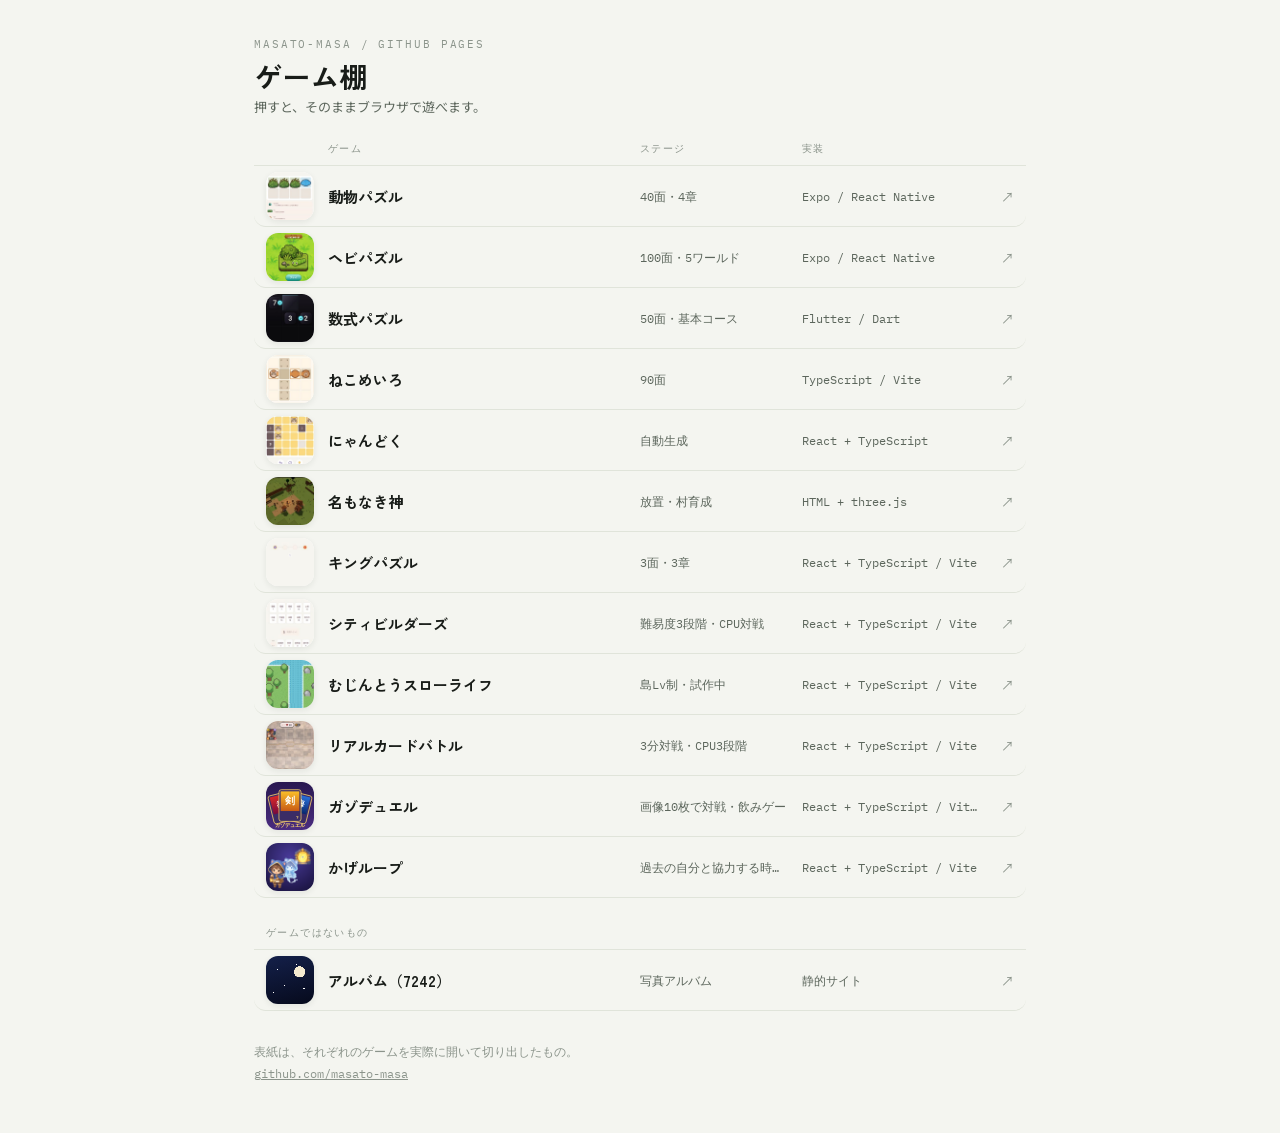
<file: index.html>
<!doctype html>
<html lang="ja">
<head>
<meta charset="utf-8">
<meta name="viewport" content="width=device-width, initial-scale=1">
<title>ゲーム棚</title>
<meta name="description" content="GitHub Pages で公開しているゲームの一覧。押すとそのまま遊べます。">
<!-- ホーム画面に追加できるようにする（AG-1）。アイコンは 4 本のゲームのアイコンを 2×2 に並べたもの -->
<link rel="manifest" href="manifest.webmanifest">
<link rel="apple-touch-icon" href="apple-touch-icon.png">
<meta name="apple-mobile-web-app-capable" content="yes">
<meta name="mobile-web-app-capable" content="yes">
<meta name="apple-mobile-web-app-status-bar-style" content="default">
<meta name="apple-mobile-web-app-title" content="ゲーム棚">
<meta name="theme-color" content="#f4f5f0" media="(prefers-color-scheme: light)">
<meta name="theme-color" content="#0f120f" media="(prefers-color-scheme: dark)">
<link rel="icon" href="data:image/svg+xml,<svg xmlns='http://www.w3.org/2000/svg' viewBox='0 0 100 100'><text y='.9em' font-size='90'>🧩</text></svg>">
<link rel="preconnect" href="https://fonts.googleapis.com">
<link rel="preconnect" href="https://fonts.gstatic.com" crossorigin>
<link rel="stylesheet" href="https://fonts.googleapis.com/css2?family=Zen+Kaku+Gothic+New:wght@500;700&family=Noto+Sans+JP:wght@400;500&family=IBM+Plex+Mono:wght@400;500&display=swap">
<style>
  :root {
    --ground: #f4f5f0;
    --surface: #ffffff;
    --hover: #ebeee6;
    --ink: #181c18;
    --muted: #5c665c;
    --faint: #8b948b;
    --line: #e0e4da;
    --accent: #25694a;
    --shadow: 0 2px 6px rgba(24, 34, 26, .08);
  }
  @media (prefers-color-scheme: dark) {
    :root {
      --ground: #0f120f;
      --surface: #171b17;
      --hover: #1e241e;
      --ink: #e8ede6;
      --muted: #98a398;
      --faint: #6d766d;
      --line: #262b25;
      --accent: #78cfa2;
      --shadow: 0 2px 6px rgba(0, 0, 0, .4);
    }
  }

  * { box-sizing: border-box; }
  html { color-scheme: light dark; }

  body {
    margin: 0;
    background: var(--ground);
    color: var(--ink);
    font-family: "Noto Sans JP", "Hiragino Kaku Gothic ProN", "Yu Gothic UI", system-ui, sans-serif;
    font-size: 15px;
    line-height: 1.7;
    -webkit-font-smoothing: antialiased;
  }

  .page {
    max-width: 820px;
    margin: 0 auto;
    padding: 36px 24px 48px;
  }

  /* ---- header ---- */
  .eyebrow {
    font-family: "IBM Plex Mono", ui-monospace, monospace;
    font-size: 10.5px;
    letter-spacing: .18em;
    text-transform: uppercase;
    color: var(--faint);
  }
  h1 {
    font-family: "Zen Kaku Gothic New", "Hiragino Kaku Gothic ProN", sans-serif;
    font-weight: 700;
    font-size: 28px;
    letter-spacing: .01em;
    line-height: 1.3;
    margin: 4px 0 2px;
  }
  .lede { margin: 0; color: var(--muted); font-size: 13px; }

  /* ---- list ---- */
  .list { margin-top: 22px; }

  .row, .head {
    display: grid;
    grid-template-columns: 48px minmax(0, 1fr) 148px 176px 22px;
    align-items: center;
    gap: 14px;
  }

  .head {
    padding: 0 12px 8px;
    border-bottom: 1px solid var(--line);
    font-family: "IBM Plex Mono", ui-monospace, monospace;
    font-size: 10px;
    letter-spacing: .14em;
    text-transform: uppercase;
    color: var(--faint);
  }

  .row {
    position: relative;
    padding: 6px 12px;
    border-bottom: 1px solid var(--line);
    border-radius: 12px;
    transition: background .16s ease;
  }
  .row:hover { background: var(--hover); }

  /* 行ぜんぶをゲームへのリンクにする */
  .hit { position: absolute; inset: 0; border-radius: 12px; z-index: 1; }
  .hit:focus-visible { outline: 2px solid var(--accent); outline-offset: -2px; }

  .cover {
    width: 48px;
    height: 48px;
    border-radius: 12px;
    overflow: hidden;
    background: var(--surface);
    box-shadow: var(--shadow);
    display: block;
  }
  .cover img { width: 100%; height: 100%; object-fit: cover; display: block; }

  .name {
    font-family: "Zen Kaku Gothic New", "Hiragino Kaku Gothic ProN", sans-serif;
    font-weight: 700;
    font-size: 15px;
    min-width: 0;
    overflow-wrap: anywhere;
  }
  .row:hover .name { color: var(--accent); }

  .meta {
    font-family: "IBM Plex Mono", ui-monospace, monospace;
    font-size: 11.5px;
    color: var(--muted);
    font-variant-numeric: tabular-nums;
    white-space: nowrap;
    overflow: hidden;
    text-overflow: ellipsis;
  }

  /* GitHub へのリンクだけは行のリンクより手前 */
  .repo {
    position: relative;
    z-index: 2;
    justify-self: end;
    font-size: 13px;
    line-height: 1;
    color: var(--faint);
    text-decoration: none;
  }
  .repo:hover { color: var(--accent); }
  .repo:focus-visible { outline: 2px solid var(--accent); outline-offset: 3px; border-radius: 3px; }

  /* ---- 付録 ---- */
  .aside-label {
    font-family: "IBM Plex Mono", ui-monospace, monospace;
    font-size: 10px;
    letter-spacing: .14em;
    text-transform: uppercase;
    color: var(--faint);
    margin: 26px 0 0;
    padding: 0 12px 8px;
    border-bottom: 1px solid var(--line);
  }

  /* 写真は載せずに夜空だけを CSS で描いた表紙 */
  .nightsky {
    background:
      radial-gradient(1.6px 1.6px at 24% 28%, #fff 50%, transparent 51%),
      radial-gradient(1.2px 1.2px at 63% 18%, #fff 50%, transparent 51%),
      radial-gradient(1.1px 1.1px at 38% 61%, #fff 50%, transparent 51%),
      radial-gradient(1.4px 1.4px at 79% 68%, #fff 50%, transparent 51%),
      radial-gradient(1px 1px at 16% 77%, #fff 50%, transparent 51%),
      radial-gradient(12px 12px at 70% 33%, #f4ead0 46%, transparent 47%),
      linear-gradient(165deg, #14204a 0%, #060a1c 100%);
  }

  footer {
    margin-top: 30px;
    color: var(--faint);
    font-size: 11.5px;
    font-family: "IBM Plex Mono", ui-monospace, monospace;
    line-height: 1.9;
  }
  footer a { color: var(--faint); }

  @media (prefers-reduced-motion: reduce) {
    .row { transition: none; }
  }

  @media (max-width: 760px) {
    .row, .head { grid-template-columns: 44px minmax(0, 1fr) 132px 22px; }
    .tech { display: none; }
    .cover { width: 44px; height: 44px; border-radius: 11px; }
  }

  @media (max-width: 480px) {
    .page { padding: 32px 16px 48px; }
    .row, .head { grid-template-columns: 40px minmax(0, 1fr) 22px; gap: 12px; }
    .stage { display: none; }
    .cover { width: 40px; height: 40px; border-radius: 10px; }
  }
</style>
</head>
<body>
<div class="page">
  <header>
    <div class="eyebrow">masato-masa / github pages</div>
    <h1>ゲーム棚</h1>
    <p class="lede">押すと、そのままブラウザで遊べます。</p>
  </header>

  <div class="list">
    <div class="head">
      <span></span><span>ゲーム</span><span class="stage">ステージ</span><span class="tech">実装</span><span></span>
    </div>

    <div class="row">
      <a class="hit" href="https://masato-masa.github.io/animal-puzzle/" target="_blank" rel="noopener" aria-label="動物パズルを開く"></a>
      <span class="cover"><img src="[data-uri]" alt=""></span>
      <span class="name">動物パズル</span>
      <span class="meta stage">40面・4章</span>
      <span class="meta tech">Expo / React Native</span>
      <a class="repo" href="https://github.com/masato-masa/animal-puzzle" target="_blank" rel="noopener" title="animal-puzzle のソース">↗</a>
    </div>

    <div class="row">
      <a class="hit" href="https://masato-masa.github.io/snake-puzzle/" target="_blank" rel="noopener" aria-label="ヘビパズルを開く"></a>
      <span class="cover"><img src="[data-uri]" alt=""></span>
      <span class="name">ヘビパズル</span>
      <span class="meta stage">100面・5ワールド</span>
      <span class="meta tech">Expo / React Native</span>
      <a class="repo" href="https://github.com/masato-masa/snake-puzzle" target="_blank" rel="noopener" title="snake-puzzle のソース">↗</a>
    </div>

    <div class="row">
      <a class="hit" href="https://masato-masa.github.io/math-puzzle/" target="_blank" rel="noopener" aria-label="数式パズルを開く"></a>
      <span class="cover"><img src="[data-uri]" alt=""></span>
      <span class="name">数式パズル</span>
      <span class="meta stage">50面・基本コース</span>
      <span class="meta tech">Flutter / Dart</span>
      <a class="repo" href="https://github.com/masato-masa/math-puzzle" target="_blank" rel="noopener" title="math-puzzle のソース">↗</a>
    </div>

    <div class="row">
      <a class="hit" href="https://masato-masa.github.io/cat-maze/" target="_blank" rel="noopener" aria-label="ねこめいろを開く"></a>
      <span class="cover"><img src="[data-uri]" alt=""></span>
      <span class="name">ねこめいろ</span>
      <span class="meta stage">90面</span>
      <span class="meta tech">TypeScript / Vite</span>
      <a class="repo" href="https://github.com/masato-masa/cat-maze" target="_blank" rel="noopener" title="cat-maze のソース">↗</a>
    </div>

    <div class="row">
      <a class="hit" href="https://masato-masa.github.io/nyandoku/" target="_blank" rel="noopener" aria-label="にゃんどくを開く"></a>
      <span class="cover"><img src="[data-uri]" alt=""></span>
      <span class="name">にゃんどく</span>
      <span class="meta stage">自動生成</span>
      <span class="meta tech">React + TypeScript</span>
      <a class="repo" href="https://github.com/masato-masa/nyandoku" target="_blank" rel="noopener" title="nyandoku のソース">↗</a>
    </div>

    <div class="row">
      <a class="hit" href="kamimura/" target="_blank" rel="noopener" aria-label="名もなき神を開く"></a>
      <span class="cover"><img src="[data-uri]" alt=""></span>
      <span class="name">名もなき神</span>
      <span class="meta stage">放置・村育成</span>
      <span class="meta tech">HTML + three.js</span>
      <a class="repo" href="https://github.com/masato-masa/all-game/tree/main/kamimura" target="_blank" rel="noopener" title="名もなき神のソース">↗</a>
    </div>

    <div class="row">
      <a class="hit" href="https://masato-masa.github.io/king-puzzle/" target="_blank" rel="noopener" aria-label="キングパズルを開く"></a>
      <span class="cover"><img src="[data-uri]" alt=""></span>
      <span class="name">キングパズル</span>
      <span class="meta stage">3面・3章</span>
      <span class="meta tech">React + TypeScript / Vite</span>
      <a class="repo" href="https://github.com/masato-masa/king-puzzle" target="_blank" rel="noopener" title="king-puzzle のソース">↗</a>
    </div>

    <div class="row">
      <a class="hit" href="https://masato-masa.github.io/city-builders/" target="_blank" rel="noopener" aria-label="シティビルダーズを開く"></a>
      <span class="cover"><img src="[data-uri]" alt=""></span>
      <span class="name">シティビルダーズ</span>
      <span class="meta stage">難易度3段階・CPU対戦</span>
      <span class="meta tech">React + TypeScript / Vite</span>
      <a class="repo" href="https://github.com/masato-masa/city-builders" target="_blank" rel="noopener" title="city-builders のソース">↗</a>
    </div>

    <div class="row">
      <a class="hit" href="https://masato-masa.github.io/survival-island/" target="_blank" rel="noopener" aria-label="むじんとうスローライフを開く"></a>
      <span class="cover"><img src="[data-uri]" alt=""></span>
      <span class="name">むじんとうスローライフ</span>
      <span class="meta stage">島Lv制・試作中</span>
      <span class="meta tech">React + TypeScript / Vite</span>
      <a class="repo" href="https://github.com/masato-masa/survival-island" target="_blank" rel="noopener" title="survival-island のソース">↗</a>
    </div>

    <div class="row">
      <a class="hit" href="https://masato-masa.github.io/riale-cardbatlle/" target="_blank" rel="noopener" aria-label="リアルカードバトルを開く"></a>
      <span class="cover"><img src="[data-uri]" alt=""></span>
      <span class="name">リアルカードバトル</span>
      <span class="meta stage">3分対戦・CPU3段階</span>
      <span class="meta tech">React + TypeScript / Vite</span>
      <a class="repo" href="https://github.com/masato-masa/riale-cardbatlle" target="_blank" rel="noopener" title="riale-cardbatlle のソース">↗</a>
    </div>

    <div class="row">
      <a class="hit" href="https://masato-masa.github.io/gazo-duel/" target="_blank" rel="noopener" aria-label="ガゾデュエルを開く"></a>
      <span class="cover"><img src="[data-uri]" alt=""></span>
      <span class="name">ガゾデュエル</span>
      <span class="meta stage">画像10枚で対戦・飲みゲー</span>
      <span class="meta tech">React + TypeScript / Vite / CLIP</span>
      <a class="repo" href="https://github.com/masato-masa/gazo-duel" target="_blank" rel="noopener" title="gazo-duel のソース">↗</a>
    </div>

    <div class="row">
      <a class="hit" href="https://masato-masa.github.io/kage-loop/" target="_blank" rel="noopener" aria-label="かげループを開く"></a>
      <span class="cover"><img src="[data-uri]" alt=""></span>
      <span class="name">かげループ</span>
      <span class="meta stage">過去の自分と協力する時間パズル</span>
      <span class="meta tech">React + TypeScript / Vite</span>
      <a class="repo" href="https://github.com/masato-masa/kage-loop" target="_blank" rel="noopener" title="kage-loop のソース">↗</a>
    </div>
  </div>

  <p class="aside-label">ゲームではないもの</p>
  <div class="list" style="margin-top:0">
    <div class="row">
      <a class="hit" href="https://masato-masa.github.io/7242/" target="_blank" rel="noopener" aria-label="アルバム 7242 を開く"></a>
      <span class="cover nightsky"></span>
      <span class="name">アルバム（7242）</span>
      <span class="meta stage">写真アルバム</span>
      <span class="meta tech">静的サイト</span>
      <a class="repo" href="https://github.com/masato-masa/7242" target="_blank" rel="noopener" title="7242 のソース">↗</a>
    </div>
  </div>

  <footer>
    表紙は、それぞれのゲームを実際に開いて切り出したもの。<br>
    <a href="https://github.com/masato-masa" target="_blank" rel="noopener">github.com/masato-masa</a>
  </footer>
</div>
</body>
</html>
</file>
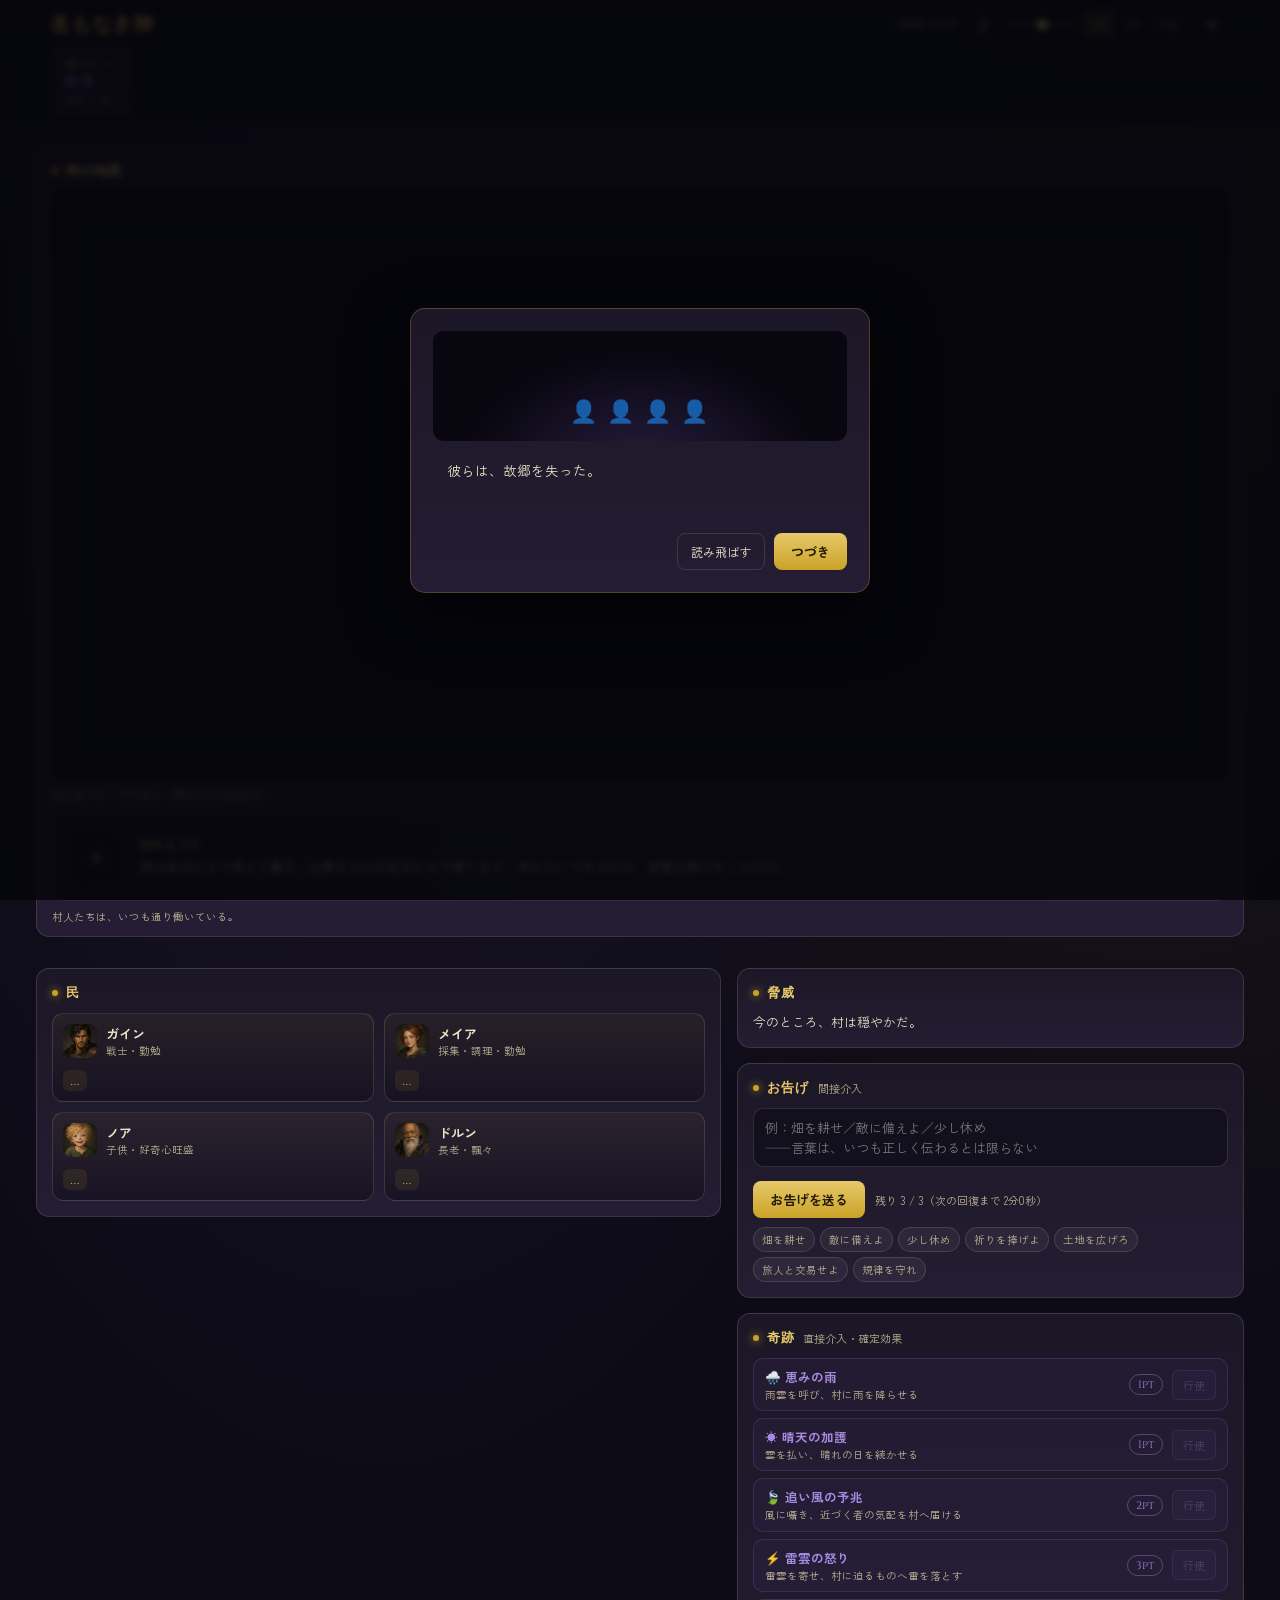
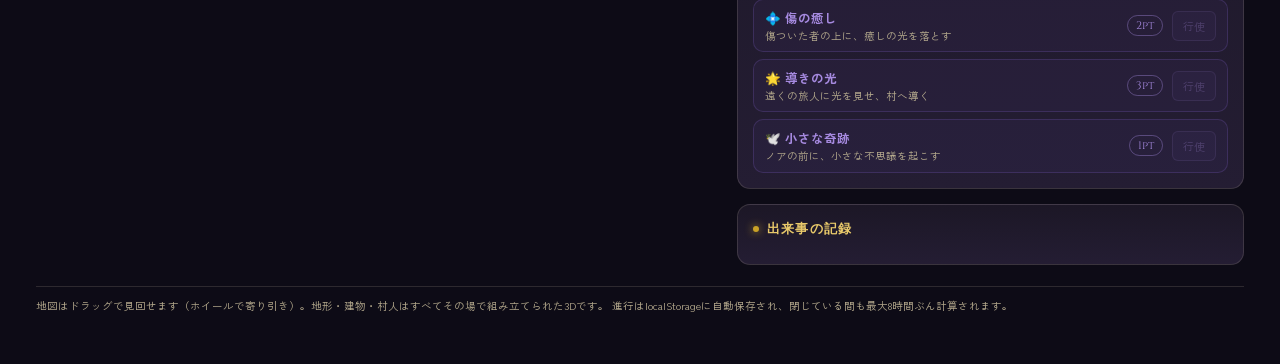
<file: kamimura/index.html>
<!DOCTYPE html>
<html lang="ja">
<head>
    <link rel="manifest" href="manifest.webmanifest" />
    <link rel="apple-touch-icon" href="apple-touch-icon.png" />
    <meta name="theme-color" content="#5a5c2a" />
    <meta name="apple-mobile-web-app-capable" content="yes" />
    <meta name="mobile-web-app-capable" content="yes" />
    <meta name="apple-mobile-web-app-status-bar-style" content="black-translucent" />
    <meta name="apple-mobile-web-app-title" content="名もなき神" />
<meta charset="UTF-8">
<meta name="viewport" content="width=device-width, initial-scale=1, viewport-fit=cover">
<title>名もなき神 ― 村育成放置</title>
<link rel="preconnect" href="https://fonts.googleapis.com">
<link href="https://fonts.googleapis.com/css2?family=Cinzel:wght@500;700&family=Noto+Serif+JP:wght@400;600;700&family=Zen+Kaku+Gothic+New:wght@400;500;700&display=swap" rel="stylesheet">
<link rel="stylesheet" href="assets/style.css?v=9">
</head>
<body>

<!-- ============ ヘッダー ============ -->
<header class="topbar">
  <div class="topbar-inner">
    <div class="title-row">
      <h1>名もなき神</h1>
    </div>
    <div class="topbar-right">
      <span class="clock" id="clock">1日目 00:00</span>
      <div class="audio-box">
        <button class="btn-ghost tiny" id="musicBtn" title="音楽">♪</button>
        <input type="range" id="volSlider" min="0" max="1" step="0.05" value="0.55" title="音量">
      </div>
      <div class="speed" id="speedBox">
        <button data-speed="1" class="on">×1</button>
        <button data-speed="4">×4</button>
        <button data-speed="16">×16</button>
      </div>
      <button class="btn-ghost tiny" id="menuBtn">≡</button>
    </div>
  </div>
  <div class="meterbar" id="meterbar">
    <div class="meter god"><div class="label">神ポイント</div><div class="val" id="mGod">0/5</div><div class="sub" id="mGodSub">奇跡に使う</div></div>
  </div>
</header>

<!-- ============ メイン ============ -->
<main class="wrap">
  <div class="layout">

    <!-- 地図（主役） -->
    <section class="panel map-panel">
      <h2>神の地図 <span class="h2sub" id="siteName">―</span></h2>
      <div class="map-holder">
        <canvas id="mapCanvas"></canvas>
        <div class="map-tip hidden" id="mapTip"></div>
      </div>
      <div class="map-legend">
        村人をクリックすると、声をかけられます。
      </div>

      <!-- 会話 -->
      <div class="speechbar idle" id="speechBar">
        <div class="sp-face" id="spFace"></div>
        <div class="sp-body">
          <div class="sp-name" id="spName">村のようす</div>
          <div class="sp-text" id="spText">民は自分たちで考えて働き、必要なものを自分たちで建てます。あなたにできるのは、言葉を降ろすことだけ。</div>
        </div>
      </div>

      <div class="map-foot" id="buildStatus">村人たちは、何を建てるか自分で決めます。</div>
    </section>

    <!-- 左：民 -->
    <div class="col">
      <section class="panel">
        <h2>民</h2>
        <div class="chars" id="charGrid"></div>
      </section>
    </div>

    <!-- 右：介入 -->
    <div class="col">
      <section class="panel threat" id="threatPanel">
        <h2>脅威</h2>
        <div class="threat-body">
          <div class="threat-main" id="threatText">森は静かだ。</div>
        </div>
      </section>

      <section class="panel">
        <h2>お告げ <span class="h2sub">間接介入</span></h2>
        <textarea id="oracleInput" maxlength="60" placeholder="例：畑を耕せ／敵に備えよ／少し休め&#10;――言葉は、いつも正しく伝わるとは限らない"></textarea>
        <div class="oracle-row">
          <button class="btn-primary" id="sendOracle">お告げを送る</button>
          <span class="cooldown" id="oracleCooldown">残り 3 / 3</span>
        </div>
        <div class="chips" id="oracleChips"></div>
      </section>

      <section class="panel">
        <h2>奇跡 <span class="h2sub">直接介入・確定効果</span></h2>
        <div class="miracles" id="miracleList"></div>
      </section>

      <section class="panel">
        <h2>出来事の記録</h2>
        <div class="log" id="logList"></div>
      </section>
    </div>
  </div>
  <div class="footer-note">
    地図はドラッグで見回せます（ホイールで寄り引き）。地形・建物・村人はすべてその場で組み立てられた3Dです。
    進行はlocalStorageに自動保存され、閉じている間も最大8時間ぶん計算されます。
  </div>
</main>

<!-- ============ モーダル群 ============ -->
<div class="overlay hidden" id="overlay">

  <div class="modal hidden" id="mdIntro">
    <div class="intro-scene">
      <div class="intro-figures">👤 👤 👤 👤</div>
    </div>
    <div class="narration" id="introText"></div>
    <div class="modal-actions">
      <button class="btn-ghost" id="introSkip">読み飛ばす</button>
      <button class="btn-primary" id="introNext">つづき</button>
    </div>
  </div>

  <div class="modal wide hidden" id="mdSite">
    <h3>はじめてのお告げ ― 拠点を探せ</h3>
    <p class="modal-lead">神の目にだけ、4つの候補地が映っている。<br>言葉で導くしかない。どこへ向かわせる？</p>
    <div class="sites" id="siteChoices"></div>
    <textarea id="siteInput" maxlength="40" placeholder="例：川の方へ行け／安全な場所へ／高いところを目指せ"></textarea>
    <div class="modal-actions">
      <button class="btn-primary" id="siteSend">お告げを送る</button>
    </div>
    <p class="modal-foot">※ここでのお告げは「解釈のズレ」を体験するチュートリアルです。どこを選んでも詰みません。</p>
  </div>

  <div class="modal hidden" id="mdEvent">
    <div class="event-faces" id="eventFaces"></div>
    <h3 id="eventTitle">―</h3>
    <div class="narration" id="eventBody"></div>
    <div class="modal-actions">
      <button class="btn-primary" id="eventOk">閉じる</button>
    </div>
  </div>

  <div class="modal hidden" id="mdDigest">
    <h3>おかえりなさい</h3>
    <div class="digest-time" id="digestTime"></div>
    <div class="digest-list" id="digestList"></div>
    <div class="modal-actions">
      <button class="btn-primary" id="digestOk">村を見る</button>
    </div>
  </div>

  <div class="modal hidden" id="mdBattle">
    <h3 id="battleTitle">襲撃</h3>
    <div class="battle-vs">
      <div class="side"><div class="side-label">村</div><div class="side-val" id="battleUs">0</div></div>
      <div class="vs">VS</div>
      <div class="side"><div class="side-label" id="battleEnemyName">魔物</div><div class="side-val enemy" id="battleThem">0</div></div>
    </div>
    <div class="narration" id="battleBody"></div>
    <div class="modal-actions">
      <button class="btn-primary" id="battleOk">確認</button>
    </div>
  </div>

  <div class="modal hidden" id="mdMenu">
    <h3>メニュー</h3>
    <div class="menu-list">
      <button class="btn-ghost wide-btn" id="menuHelp">遊び方とお告げのコツ</button>
      <button class="btn-ghost wide-btn" id="menuSave">いま保存する</button>
      <button class="btn-ghost wide-btn danger" id="menuReset">最初からやり直す</button>
      <button class="btn-primary wide-btn" id="menuClose">閉じる</button>
    </div>
  </div>

  <div class="modal wide hidden" id="mdHelp">
    <h3>遊び方</h3>
    <div class="help-body" id="helpBody"></div>
    <div class="modal-actions"><button class="btn-primary" id="helpOk">閉じる</button></div>
  </div>
</div>

<div class="toast-area" id="toastArea"></div>

<script src="assets/lib/three.min.js"></script>
<script src="js/data.js?v=9"></script>
<script src="js/portraits.js?v=9"></script>
<script src="js/audio.js?v=9"></script>
<script src="js/state.js?v=9"></script>
<script src="js/oracle.js?v=9"></script>
<script src="js/scene3d.js?v=9"></script>
<script src="js/world.js?v=9"></script>
<script src="js/engine.js?v=9"></script>
<script src="js/ui.js?v=9"></script>
<script src="js/main.js?v=9"></script>
</body>
</html>
</file>
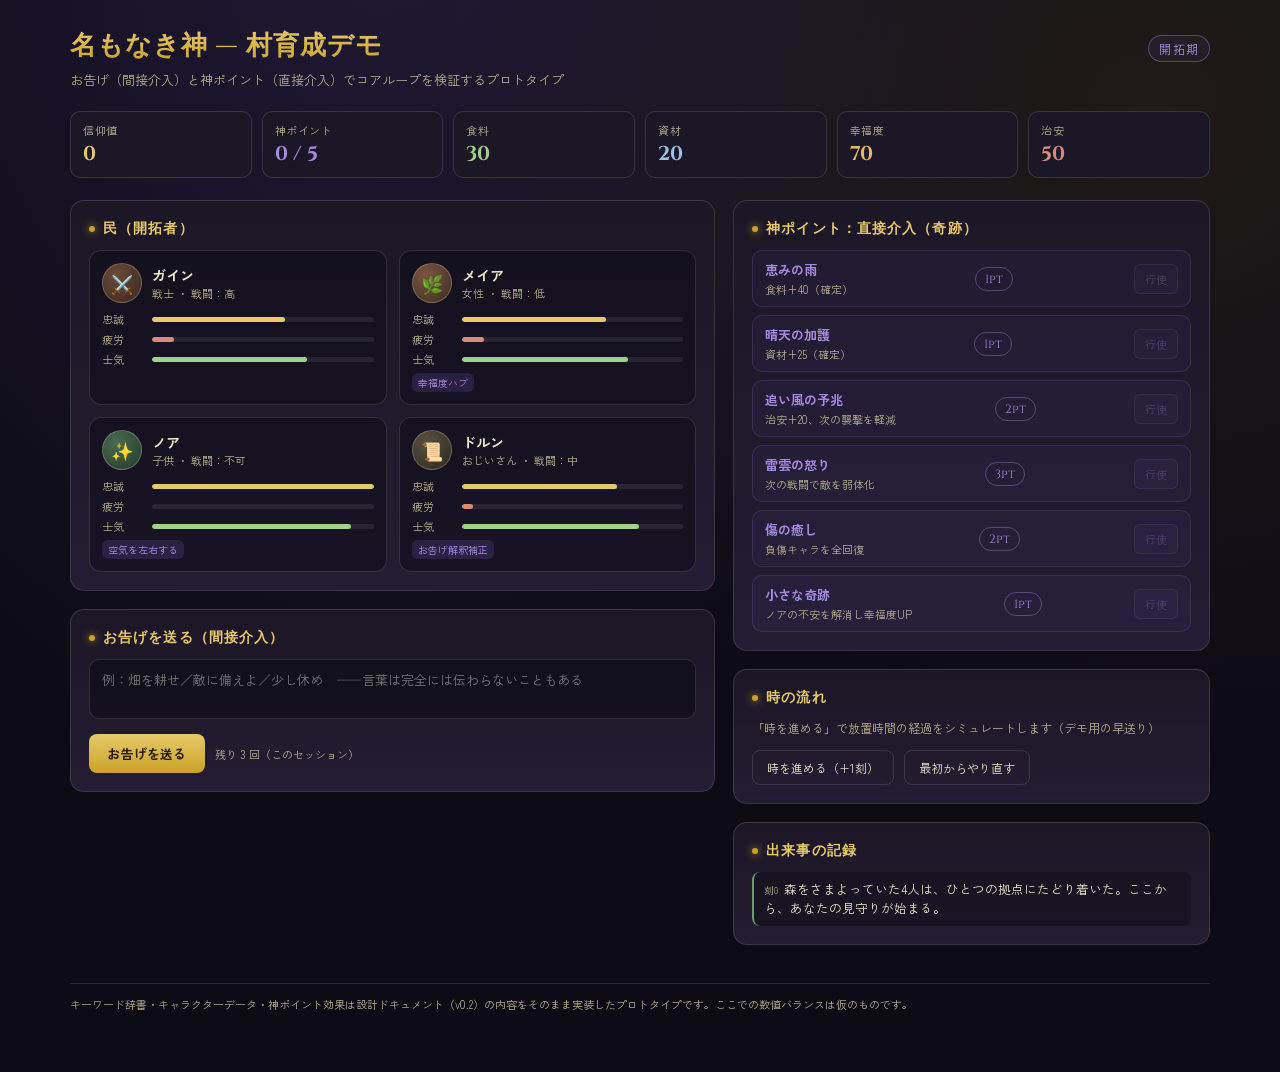
<file: kamimura/village-god-game-demo.html>
<!DOCTYPE html>
<html lang="ja">
<head>
<meta charset="UTF-8">
<title>名もなき神 - 村育成デモ</title>
<link rel="preconnect" href="https://fonts.googleapis.com">
<link href="https://fonts.googleapis.com/css2?family=Cinzel:wght@500;700&family=Noto+Serif+JP:wght@400;600;700&family=Zen+Kaku+Gothic+New:wght@400;500;700&display=swap" rel="stylesheet">
<style>
  :root{
    --bg-void: #0d0b16;
    --bg-panel: #1c1726;
    --bg-panel-2: #241d33;
    --gold: #c9a227;
    --gold-soft: #e8c96a;
    --violet: #7c5cc4;
    --violet-soft: #a68ae0;
    --parchment: #ece2c6;
    --parchment-dim: #b6ab8e;
    --danger: #b34a3a;
    --safe: #6f9b6a;
    --line: rgba(236,226,198,0.14);
  }
  *{box-sizing:border-box;}
  body{
    margin:0;
    background:
      radial-gradient(ellipse at 30% -10%, rgba(124,92,196,0.18), transparent 55%),
      radial-gradient(ellipse at 90% 10%, rgba(201,162,39,0.10), transparent 45%),
      var(--bg-void);
    color:var(--parchment);
    font-family:'Zen Kaku Gothic New','Noto Serif JP',sans-serif;
    min-height:100vh;
  }
  .wrap{max-width:1180px;margin:0 auto;padding:28px 20px 60px;}

  .title-row{display:flex;align-items:baseline;justify-content:space-between;flex-wrap:wrap;gap:10px;margin-bottom:6px;}
  h1{
    font-family:'Cinzel',serif;
    font-weight:700;
    font-size:26px;
    letter-spacing:0.04em;
    margin:0;
    background:linear-gradient(180deg,var(--gold-soft),var(--gold));
    -webkit-background-clip:text;background-clip:text;color:transparent;
  }
  .stage-tag{
    font-size:12px;letter-spacing:0.1em;color:var(--violet-soft);
    border:1px solid rgba(166,138,224,0.4);
    padding:4px 10px;border-radius:999px;
    background:rgba(124,92,196,0.08);
  }
  .subtitle{color:var(--parchment-dim);font-size:13px;margin-bottom:22px;}

  .meterbar{
    display:grid;grid-template-columns:repeat(6,1fr);gap:10px;margin-bottom:22px;
  }
  .meter{
    background:var(--bg-panel);
    border:1px solid var(--line);
    border-radius:10px;
    padding:10px 12px;
    position:relative;
    overflow:hidden;
  }
  .meter .label{font-size:11px;color:var(--parchment-dim);letter-spacing:0.05em;}
  .meter .val{font-family:'Cinzel',serif;font-size:20px;font-weight:700;margin-top:2px;}
  .meter.faith .val{color:var(--gold-soft);}
  .meter.god .val{color:var(--violet-soft);}
  .meter.food .val{color:#9fd18a;}
  .meter.mat .val{color:#9cc2e8;}
  .meter.happy .val{color:#e8b76a;}
  .meter.sec .val{color:#d98a7a;}

  .layout{display:grid;grid-template-columns:1.15fr 0.85fr;gap:18px;}
  @media(max-width:880px){.layout{grid-template-columns:1fr;} .meterbar{grid-template-columns:repeat(3,1fr);}}

  .panel{
    background:linear-gradient(180deg,var(--bg-panel),var(--bg-panel-2));
    border:1px solid var(--line);
    border-radius:14px;
    padding:18px;
    margin-bottom:18px;
  }
  .panel h2{
    font-family:'Cinzel',serif;
    font-size:14px;letter-spacing:0.08em;
    color:var(--gold-soft);
    margin:0 0 12px;
    display:flex;align-items:center;gap:8px;
  }
  .panel h2::before{content:'';width:6px;height:6px;background:var(--gold);border-radius:50%;box-shadow:0 0 8px var(--gold);}

  .chars{display:grid;grid-template-columns:repeat(2,1fr);gap:12px;}
  @media(max-width:520px){.chars{grid-template-columns:1fr;}}
  .charcard{
    background:rgba(13,11,22,0.5);
    border:1px solid var(--line);
    border-radius:12px;
    padding:12px;
    transition:border-color .2s;
  }
  .charcard.injured{border-color:rgba(179,74,58,0.6);}
  .charcard.anxious{border-color:rgba(166,138,224,0.6);}
  .chead{display:flex;align-items:center;gap:10px;margin-bottom:8px;}
  .portrait{
    width:40px;height:40px;border-radius:50%;
    display:flex;align-items:center;justify-content:center;
    font-size:18px;
    border:1px solid rgba(236,226,198,0.25);
    flex-shrink:0;
  }
  .portrait.gain{background:radial-gradient(circle at 35% 30%, #6b4a3a, #3a2620);}
  .portrait.meia{background:radial-gradient(circle at 35% 30%, #7a5540, #3e2c22);}
  .portrait.noah{background:radial-gradient(circle at 35% 30%, #4a6b52, #223a28);}
  .portrait.dorn{background:radial-gradient(circle at 35% 30%, #5a5040, #2c2820);}
  .cname{font-weight:700;font-size:14px;}
  .crole{font-size:11px;color:var(--parchment-dim);}
  .cstats{font-size:11px;color:var(--parchment-dim);display:flex;flex-direction:column;gap:4px;}
  .barrow{display:flex;align-items:center;gap:6px;}
  .barrow .barlabel{width:44px;flex-shrink:0;}
  .bartrack{flex:1;height:5px;background:rgba(255,255,255,0.08);border-radius:3px;overflow:hidden;}
  .barfill{height:100%;border-radius:3px;}
  .status-badges{display:flex;gap:6px;margin-top:6px;flex-wrap:wrap;}
  .badge{font-size:10px;padding:2px 6px;border-radius:6px;background:rgba(255,255,255,0.06);color:var(--parchment-dim);}
  .badge.warn{background:rgba(179,74,58,0.2);color:#e0a394;}
  .badge.buff{background:rgba(124,92,196,0.2);color:var(--violet-soft);}

  textarea{
    width:100%;background:rgba(13,11,22,0.6);
    border:1px solid var(--line);border-radius:10px;
    color:var(--parchment);font-family:inherit;font-size:13px;
    padding:10px 12px;resize:none;min-height:56px;
  }
  textarea:focus{outline:none;border-color:var(--gold);}
  .oracle-row{display:flex;gap:10px;margin-top:10px;align-items:center;flex-wrap:wrap;}
  .cooldown{font-size:11px;color:var(--parchment-dim);white-space:nowrap;}

  button{
    font-family:inherit;cursor:pointer;border:none;
  }
  button:focus-visible{outline:2px solid var(--gold-soft);outline-offset:2px;}
  .btn-primary{
    background:linear-gradient(180deg,var(--gold-soft),var(--gold));
    color:#241c08;font-weight:700;font-size:13px;
    padding:10px 18px;border-radius:8px;
    letter-spacing:0.02em;
    transition:transform .15s, box-shadow .15s;
  }
  .btn-primary:hover:not(:disabled){transform:translateY(-1px);box-shadow:0 4px 14px rgba(201,162,39,0.35);}
  .btn-primary:disabled{opacity:0.35;cursor:not-allowed;}

  .btn-ghost{
    background:transparent;border:1px solid var(--line);
    color:var(--parchment);font-size:12px;padding:8px 14px;border-radius:8px;
  }
  .btn-ghost:hover{border-color:var(--gold);color:var(--gold-soft);}

  .miracles{display:flex;flex-direction:column;gap:8px;}
  .miracle{
    display:flex;align-items:center;justify-content:space-between;gap:10px;
    background:rgba(124,92,196,0.06);
    border:1px solid rgba(124,92,194,0.25);
    border-radius:10px;padding:9px 12px;
    flex-wrap:wrap;
  }
  .miracle .mname{font-size:13px;font-weight:700;color:var(--violet-soft);}
  .miracle .mdesc{font-size:11px;color:var(--parchment-dim);margin-top:2px;}
  .miracle .mcost{
    font-family:'Cinzel',serif;font-size:12px;color:var(--violet-soft);
    border:1px solid rgba(166,138,224,0.4);
    border-radius:999px;padding:3px 9px;flex-shrink:0;
  }
  .mbtn{
    background:rgba(124,92,194,0.18);color:var(--violet-soft);
    border:1px solid rgba(166,138,224,0.4);
    font-size:11px;padding:6px 10px;border-radius:6px;flex-shrink:0;
  }
  .mbtn:hover:not(:disabled){background:rgba(124,92,194,0.32);}
  .mbtn:disabled{opacity:0.3;cursor:not-allowed;}

  .log{
    max-height:260px;overflow-y:auto;
    display:flex;flex-direction:column-reverse;
    gap:6px;
  }
  .log-entry{
    font-size:12.5px;line-height:1.5;
    padding:8px 10px;border-radius:8px;
    background:rgba(13,11,22,0.4);
    border-left:2px solid var(--line);
  }
  .log-entry.good{border-left-color:var(--safe);}
  .log-entry.bad{border-left-color:var(--danger);}
  .log-entry.oracle{border-left-color:var(--gold);}
  .log-entry.miracle{border-left-color:var(--violet);}
  .log-time{color:var(--parchment-dim);font-size:10px;margin-right:6px;}

  .tick-row{display:flex;gap:10px;margin-top:14px;flex-wrap:wrap;}

  .footer-note{
    margin-top:20px;font-size:11px;color:var(--parchment-dim);
    border-top:1px solid var(--line);padding-top:12px;
  }
</style>
</head>
<body>
<div class="wrap">

  <div class="title-row">
    <h1>名もなき神 &mdash; 村育成デモ</h1>
    <span class="stage-tag" id="stageTag">開拓期</span>
  </div>
  <div class="subtitle">お告げ（間接介入）と神ポイント（直接介入）でコアループを検証するプロトタイプ</div>

  <div class="meterbar">
    <div class="meter faith"><div class="label">信仰値</div><div class="val" id="mFaith">0</div></div>
    <div class="meter god"><div class="label">神ポイント</div><div class="val" id="mGod">0 / 5</div></div>
    <div class="meter food"><div class="label">食料</div><div class="val" id="mFood">30</div></div>
    <div class="meter mat"><div class="label">資材</div><div class="val" id="mMat">20</div></div>
    <div class="meter happy"><div class="label">幸福度</div><div class="val" id="mHappy">70</div></div>
    <div class="meter sec"><div class="label">治安</div><div class="val" id="mSec">50</div></div>
  </div>

  <div class="layout">
    <div>
      <div class="panel">
        <h2>民（開拓者）</h2>
        <div class="chars" id="charGrid"></div>
      </div>

      <div class="panel">
        <h2>お告げを送る（間接介入）</h2>
        <textarea id="oracleInput" placeholder="例：畑を耕せ／敵に備えよ／少し休め　――言葉は完全には伝わらないこともある"></textarea>
        <div class="oracle-row">
          <button class="btn-primary" id="sendOracle">お告げを送る</button>
          <span class="cooldown" id="oracleCooldown">残り 3 回（このセッション）</span>
        </div>
      </div>
    </div>

    <div>
      <div class="panel">
        <h2>神ポイント：直接介入（奇跡）</h2>
        <div class="miracles" id="miracleList"></div>
      </div>

      <div class="panel">
        <h2>時の流れ</h2>
        <div style="font-size:12px;color:var(--parchment-dim);">「時を進める」で放置時間の経過をシミュレートします（デモ用の早送り）</div>
        <div class="tick-row">
          <button class="btn-ghost" id="tickBtn">時を進める（+1刻）</button>
          <button class="btn-ghost" id="resetBtn">最初からやり直す</button>
        </div>
      </div>

      <div class="panel">
        <h2>出来事の記録</h2>
        <div class="log" id="logList"></div>
      </div>
    </div>
  </div>

  <div class="footer-note">
    キーワード辞書・キャラクターデータ・神ポイント効果は設計ドキュメント（v0.2）の内容をそのまま実装したプロトタイプです。ここでの数値バランスは仮のものです。
  </div>
</div>

<script>
(function(){

  const oracleDictionary = {
    categories: [
      { id:"frontier", label:"開拓・拡大", keywords:["広げろ","開拓","新天地","土地","進め","拡大"],
        apply:(s)=>{ s.resources.materials-=5; addLog(`民は開拓の意志を汲み取り、周囲へ足を延ばした。`,"oracle"); } },
      { id:"production", label:"農業・生産", keywords:["畑","耕せ","実り","収穫","育てろ","育て"],
        apply:(s)=>{ s.resources.food+=20; bumpFatigue(5); addLog(`メイアたちは実りへの祈りを受け取り、食料を集めた。`,"oracle"); } },
      { id:"combat", label:"戦闘・防衛", keywords:["戦え","守れ","敵","武器","備えよ","備える","戦闘"],
        apply:(s)=>{ s.meters.security+=10; s.meters.happiness-=5; addLog(`ガインは警護を強め、周囲に緊張が走った。`,"oracle"); } },
      { id:"faith", label:"信仰・儀式", keywords:["祈れ","捧げよ","感謝","祭り","神殿","祈り"],
        apply:(s)=>{ s.meters.faith+=15; s.resources.materials-=5; addLog(`ドルンが小さな祈りの場を整え、信仰が集まった。`,"oracle"); } },
      { id:"commerce", label:"商業・交易", keywords:["売れ","買え","商人","交易","市場"],
        apply:(s)=>{ s.resources.materials+=10; s.resources.food-=5; addLog(`メイアは手持ちの品を上手くやりくりした。`,"oracle"); } },
      { id:"rest", label:"休息・慈愛", keywords:["休め","癒せ","労われ","優しく","休息"],
        apply:(s)=>{ bumpFatigue(-15); s.meters.happiness+=10; addLog(`民は束の間、肩の力を抜くことができた。`,"oracle"); } },
      { id:"discipline", label:"規律・統制", keywords:["従え","厳しく","罰せよ","規律"],
        apply:(s)=>{ s.meters.security+=15; s.meters.happiness-=10; addLog(`規律が引き締まったが、どこか息苦しさも残った。`,"oracle"); } },
    ],
    fallback:(s)=>{ addLog(`民たちはお告げの意味を測りかねている……（解釈が伝わらなかった）`,"bad"); }
  };

  const miracleDefs = [
    { id:"blessed_rain", name:"恵みの雨", cost:1, desc:"食料+40（確定）",
      apply:(s)=>{ s.resources.food+=40; addLog(`天から恵みの雨が降り、大地が潤った。`,"miracle"); } },
    { id:"clear_sky", name:"晴天の加護", cost:1, desc:"資材+25（確定）",
      apply:(s)=>{ s.resources.materials+=25; addLog(`晴天の加護により、作業が捗った。`,"miracle"); } },
    { id:"warning_wind", name:"追い風の予兆", cost:2, desc:"治安+20、次の襲撃を軽減",
      apply:(s)=>{ s.meters.security+=20; s.threatMitigated=true; addLog(`不穏な気配が和らいだ。神の風が村を包んでいる。`,"miracle"); } },
    { id:"thunder_wrath", name:"雷雲の怒り", cost:3, desc:"次の戦闘で敵を弱体化",
      apply:(s)=>{ s.nextBattleBuff=true; addLog(`遠雷が轟いた。次の脅威にはこの加護が働くだろう。`,"miracle"); } },
    { id:"healing_light", name:"傷の癒し", cost:2, desc:"負傷キャラを全回復",
      apply:(s)=>{ let healed=false; characters.forEach(c=>{ if(c.condition.injured){c.condition.injured=false; healed=true;} });
        addLog(healed?`光がガインの傷を癒した。`:`癒すべき傷はなかったが、光は静かに村を照らした。`,"miracle"); } },
    { id:"small_miracle_noah", name:"小さな奇跡", cost:1, desc:"ノアの不安を解消し幸福度UP",
      apply:(s)=>{ const noah=characters.find(c=>c.id==="noah"); noah.condition.anxious=false; s.meters.happiness+=8;
        addLog(`ノアの瞳に、再び好奇心の光が灯った。`,"miracle"); } },
  ];

  let characters, state, oracleUsesLeft;

  function freshCharacters(){
    return [
      { id:"gain", name:"ガイン", role:"戦士", emoji:"⚔️", cls:"gain",
        combatAptitude:"high", combatPower:80,
        condition:{loyalty:60, fatigue:10, morale:70, injured:false} },
      { id:"meia", name:"メイア", role:"女性", emoji:"🌿", cls:"meia",
        combatAptitude:"low", combatPower:15,
        condition:{loyalty:65, fatigue:10, morale:75, injured:false} },
      { id:"noah", name:"ノア", role:"子供", emoji:"✨", cls:"noah",
        combatAptitude:"none", combatPower:0,
        condition:{loyalty:100, fatigue:0, morale:90, anxious:false} },
      { id:"dorn", name:"ドルン", role:"おじいさん", emoji:"📜", cls:"dorn",
        combatAptitude:"medium", combatPower:25,
        condition:{loyalty:70, fatigue:5, morale:80, injured:false} },
    ];
  }

  function freshState(){
    return {
      stage:"開拓期",
      resources:{food:30, materials:20},
      meters:{faith:0, godPoints:0, godPointsCap:5, happiness:70, security:50},
      threatMitigated:false,
      nextBattleBuff:false,
      tickCount:0,
    };
  }

  function init(){
    characters = freshCharacters();
    state = freshState();
    oracleUsesLeft = 3;
    document.getElementById('logList').innerHTML = "";
    addLog(`森をさまよっていた4人は、ひとつの拠点にたどり着いた。ここから、あなたの見守りが始まる。`,"good");
    renderAll();
  }

  function bumpFatigue(v){
    characters.forEach(c=>{ if(c.condition.fatigue!==undefined) c.condition.fatigue = clamp(c.condition.fatigue+v,0,100); });
  }

  function clamp(v,min,max){ return Math.max(min,Math.min(max,v)); }

  function addLog(msg, type){
    const list = document.getElementById('logList');
    const div = document.createElement('div');
    div.className = 'log-entry ' + (type||'');
    const time = document.createElement('span');
    time.className='log-time';
    time.textContent = `刻${state ? state.tickCount : 0}`;
    div.appendChild(time);
    div.appendChild(document.createTextNode(msg));
    list.appendChild(div);
    list.scrollTop = list.scrollHeight;
  }

  function matchOracle(text){
    const matched = [];
    oracleDictionary.categories.forEach(cat=>{
      if(cat.keywords.some(k=>text.includes(k))) matched.push(cat);
    });
    return matched;
  }

  function sendOracle(){
    const input = document.getElementById('oracleInput');
    const text = input.value.trim();
    if(!text){ return; }
    if(oracleUsesLeft<=0){ addLog(`神託を送る力が尽きている。時を進めて回復を待とう。`,"bad"); return; }

    const dornAlive = characters.find(c=>c.id==='dorn');
    const precisionBoost = dornAlive ? 0.3 : 0;
    const matched = matchOracle(text);

    if(matched.length===0){
      if(Math.random() < precisionBoost){
        addLog(`ドルンがお告げの真意を読み解いた。「これはきっと、こういう意味だろう」`,"oracle");
        oracleDictionary.categories[Math.floor(Math.random()*oracleDictionary.categories.length)].apply(state);
      } else {
        oracleDictionary.fallback(state);
      }
    } else {
      matched.forEach(cat=>cat.apply(state));
    }

    oracleUsesLeft--;
    input.value="";
    clampState();
    renderAll();
  }

  function clampState(){
    state.resources.food = clamp(state.resources.food,0,999);
    state.resources.materials = clamp(state.resources.materials,0,999);
    state.meters.happiness = clamp(state.meters.happiness,0,100);
    state.meters.security = clamp(state.meters.security,0,100);
    characters.forEach(c=>{
      if(c.condition.fatigue!==undefined) c.condition.fatigue = clamp(c.condition.fatigue,0,100);
      if(c.condition.loyalty!==undefined) c.condition.loyalty = clamp(c.condition.loyalty,0,100);
      if(c.condition.morale!==undefined) c.condition.morale = clamp(c.condition.morale,0,100);
    });
    while(state.meters.faith>=20 && state.meters.godPoints<state.meters.godPointsCap){
      state.meters.faith-=20;
      state.meters.godPoints++;
      addLog(`信仰が実を結び、神ポイントが1増えた。`,"good");
    }
  }

  function useMiracle(def){
    if(state.meters.godPoints < def.cost) return;
    state.meters.godPoints -= def.cost;
    def.apply(state);
    clampState();
    renderAll();
  }

  function tick(){
    state.tickCount++;
    oracleUsesLeft = Math.min(3, oracleUsesLeft+1);

    state.resources.food -= 8;
    if(state.resources.food < 0){
      state.resources.food = 0;
      state.meters.happiness -= 10;
      addLog(`食料が尽きかけている。民の顔に不安が浮かぶ。`,"bad");
    }

    characters.forEach(c=>{ if(c.condition.fatigue!==undefined) c.condition.fatigue = clamp(c.condition.fatigue-4,0,100); });

    const noah = characters.find(c=>c.id==='noah');
    if(state.meters.happiness < 40 && !noah.condition.anxious && Math.random()<0.4){
      noah.condition.anxious = true;
      addLog(`ノアが不安げな表情を見せている……。`,"bad");
    }
    if(noah.condition.anxious){
      state.meters.happiness -= 2;
    } else {
      state.meters.happiness += 1;
    }

    const securityFactor = (100 - state.meters.security)/100;
    let threatChance = 0.15 + securityFactor*0.25;
    if(state.threatMitigated){ threatChance *= 0.4; state.threatMitigated=false; }

    if(Math.random() < threatChance){
      resolveThreat();
    } else {
      if(Math.random()<0.2){
        state.resources.materials += 5;
        addLog(`旅の民が立ち寄り、わずかな資材を分けてくれた。`,"good");
      }
    }

    clampState();
    renderAll();
  }

  function resolveThreat(){
    addLog(`不穏な気配……魔物の群れが村に迫っている！`,"bad");
    let combatPower = characters.reduce((sum,c)=>{
      if(c.combatAptitude==='high') return sum + c.combatPower;
      if(c.combatAptitude==='medium') return sum + c.combatPower*0.6;
      return sum + c.combatPower*0.1;
    },0);

    let enemyPower = 40 + state.tickCount*3 + Math.random()*30;
    if(state.nextBattleBuff){ enemyPower *= 0.7; state.nextBattleBuff=false; addLog(`雷雲の加護が敵の力を削いだ。`,"miracle"); }

    if(combatPower >= enemyPower){
      addLog(`ガインを中心に、村は襲撃を退けた。民は安堵の息をついた。`,"good");
      state.meters.happiness += 5;
      state.meters.faith += 8;
    } else {
      const gain = characters.find(c=>c.id==='gain');
      if(!gain.condition.injured && Math.random()<0.6){
        gain.condition.injured = true;
        addLog(`ガインが負傷しながらも、村人たちを逃がした。被害は最小限に抑えられた。`,"bad");
      } else {
        addLog(`村は襲撃を受け、資材と食料の一部が失われた。`,"bad");
      }
      state.resources.food = Math.max(0, state.resources.food-15);
      state.resources.materials = Math.max(0, state.resources.materials-10);
      state.meters.happiness -= 8;
    }
  }

  function renderMeters(){
    document.getElementById('mFaith').textContent = state.meters.faith;
    document.getElementById('mGod').textContent = `${state.meters.godPoints} / ${state.meters.godPointsCap}`;
    document.getElementById('mFood').textContent = state.resources.food;
    document.getElementById('mMat').textContent = state.resources.materials;
    document.getElementById('mHappy').textContent = state.meters.happiness;
    document.getElementById('mSec').textContent = state.meters.security;
    document.getElementById('oracleCooldown').textContent = `残り ${oracleUsesLeft} 回（このセッション）`;
  }

  function renderCharacters(){
    const grid = document.getElementById('charGrid');
    grid.innerHTML = "";
    characters.forEach(c=>{
      const card = document.createElement('div');
      card.className = 'charcard' + (c.condition.injured?' injured':'') + (c.condition.anxious?' anxious':'');

      const aptLabel = {high:"戦闘：高",medium:"戦闘：中",low:"戦闘：低",none:"戦闘：不可"}[c.combatAptitude];

      card.innerHTML = `
        <div class="chead">
          <div class="portrait ${c.cls}">${c.emoji}</div>
          <div>
            <div class="cname">${c.name}</div>
            <div class="crole">${c.role} ・ ${aptLabel}</div>
          </div>
        </div>
        <div class="cstats">
          ${renderBar('忠誠', c.condition.loyalty, '#e8c96a')}
          ${c.condition.fatigue!==undefined ? renderBar('疲労', c.condition.fatigue, '#d98a7a') : ''}
          ${c.condition.morale!==undefined ? renderBar('士気', c.condition.morale, '#9fd18a') : ''}
        </div>
        <div class="status-badges">
          ${c.condition.injured ? '<span class="badge warn">負傷中</span>' : ''}
          ${c.condition.anxious ? '<span class="badge warn">不安</span>' : ''}
          ${c.id==='dorn' ? '<span class="badge buff">お告げ解釈補正</span>' : ''}
          ${c.id==='noah' ? '<span class="badge buff">空気を左右する</span>' : ''}
          ${c.id==='meia' ? '<span class="badge buff">幸福度ハブ</span>' : ''}
        </div>
      `;
      grid.appendChild(card);
    });
  }

  function renderBar(label, val, color){
    return `<div class="barrow"><span class="barlabel">${label}</span><div class="bartrack"><div class="barfill" style="width:${val}%;background:${color};"></div></div></div>`;
  }

  function renderMiracles(){
    const list = document.getElementById('miracleList');
    list.innerHTML = "";
    miracleDefs.forEach(def=>{
      const row = document.createElement('div');
      row.className='miracle';
      row.innerHTML = `
        <div>
          <div class="mname">${def.name}</div>
          <div class="mdesc">${def.desc}</div>
        </div>
        <span class="mcost">${def.cost}pt</span>
        <button class="mbtn" ${state.meters.godPoints<def.cost?'disabled':''}>行使</button>
      `;
      row.querySelector('button').addEventListener('click',()=>useMiracle(def));
      list.appendChild(row);
    });
  }

  function renderAll(){
    document.getElementById('stageTag').textContent = state.stage;
    renderMeters();
    renderCharacters();
    renderMiracles();
    document.getElementById('sendOracle').disabled = oracleUsesLeft<=0;
  }

  document.getElementById('sendOracle').addEventListener('click', sendOracle);
  document.getElementById('tickBtn').addEventListener('click', tick);
  document.getElementById('resetBtn').addEventListener('click', init);
  document.getElementById('oracleInput').addEventListener('keydown', (e)=>{
    if(e.key==='Enter' && (e.metaKey||e.ctrlKey)) sendOracle();
  });

  init();
})();
</script>
</body>
</html>
</file>
<file: kamimura/assets/style.css>
/* ===========================================================
   名もなき神 ― 村育成放置  /  スタイル
   =========================================================== */
:root{
  --bg-void:#0d0b16;
  --bg-panel:#1c1726;
  --bg-panel-2:#241d33;
  --gold:#c9a227;
  --gold-soft:#e8c96a;
  --violet:#7c5cc4;
  --violet-soft:#a68ae0;
  --parchment:#ece2c6;
  --parchment-dim:#b6ab8e;
  --danger:#b34a3a;
  --danger-soft:#e0a394;
  --safe:#6f9b6a;
  --safe-soft:#9fd18a;
  --blue-soft:#9cc2e8;
  --line:rgba(236,226,198,0.14);
}
*{box-sizing:border-box;}
html,body{margin:0;padding:0;}
body{
  background:
    radial-gradient(ellipse at 30% -10%, rgba(124,92,196,0.18), transparent 55%),
    radial-gradient(ellipse at 90% 8%, rgba(201,162,39,0.10), transparent 45%),
    var(--bg-void);
  color:var(--parchment);
  font-family:'Zen Kaku Gothic New','Noto Serif JP',sans-serif;
  min-height:100vh;
  -webkit-text-size-adjust:100%;
}
.hidden{display:none !important;}

/* ---------- ヘッダー ---------- */
.topbar{
  position:sticky;top:0;z-index:40;
  background:linear-gradient(180deg, rgba(13,11,22,0.97), rgba(13,11,22,0.88));
  backdrop-filter:blur(6px);
  border-bottom:1px solid var(--line);
  padding:10px 16px 12px;
}
.topbar-inner{
  max-width:1180px;margin:0 auto;
  display:flex;align-items:center;justify-content:space-between;gap:12px;flex-wrap:wrap;
}
.title-row{display:flex;align-items:center;gap:10px;}
h1{
  font-family:'Cinzel',serif;font-weight:700;font-size:20px;letter-spacing:.04em;margin:0;
  background:linear-gradient(180deg,var(--gold-soft),var(--gold));
  -webkit-background-clip:text;background-clip:text;color:transparent;
}
.stage-tag{
  font-size:11px;letter-spacing:.1em;color:var(--violet-soft);
  border:1px solid rgba(166,138,224,.4);padding:3px 9px;border-radius:999px;
  background:rgba(124,92,196,.08);white-space:nowrap;
}
.topbar-right{display:flex;align-items:center;gap:8px;}
.clock{font-family:'Cinzel',serif;font-size:12px;color:var(--parchment-dim);white-space:nowrap;}
.speed{display:flex;border:1px solid var(--line);border-radius:8px;overflow:hidden;}
.speed button{
  background:transparent;color:var(--parchment-dim);border:none;
  font-family:inherit;font-size:11px;padding:5px 9px;cursor:pointer;
}
.speed button.on{background:rgba(201,162,39,.18);color:var(--gold-soft);}

.meterbar{
  max-width:1180px;margin:10px auto 0;
  display:flex;
}
.meter{
  background:var(--bg-panel);border:1px solid var(--line);border-radius:9px;
  padding:7px 14px;min-width:0;
}
.meter .label{font-size:10px;color:var(--parchment-dim);letter-spacing:.05em;}
.meter .val{font-family:'Cinzel',serif;font-size:17px;font-weight:700;margin-top:1px;line-height:1.15;}
.meter .sub{font-size:9.5px;color:var(--parchment-dim);margin-top:1px;
  white-space:nowrap;overflow:hidden;text-overflow:ellipsis;}
.meter.god   .val{color:var(--violet-soft);}
.meter.flash{animation:flash .6s ease-out;}
@keyframes flash{0%{box-shadow:0 0 0 0 rgba(232,201,106,.55);}100%{box-shadow:0 0 0 10px rgba(232,201,106,0);}}

/* ---------- レイアウト ---------- */
.wrap{max-width:1240px;margin:0 auto;padding:18px 16px 50px;}
.layout{display:grid;grid-template-columns:1.15fr .85fr;gap:16px;align-items:start;}
.col{min-width:0;}
/* 地図は主役なので横幅いっぱいに置く */
.map-panel{grid-column:1 / -1;}
.panel{
  background:linear-gradient(180deg,var(--bg-panel),var(--bg-panel-2));
  border:1px solid var(--line);border-radius:13px;padding:15px;margin-bottom:15px;
}
.panel h2{
  font-family:'Cinzel',serif;font-size:13px;letter-spacing:.08em;color:var(--gold-soft);
  margin:0 0 11px;display:flex;align-items:center;gap:8px;
}
.panel h2::before{content:'';width:6px;height:6px;background:var(--gold);border-radius:50%;box-shadow:0 0 8px var(--gold);flex-shrink:0;}
.h2sub{font-family:'Zen Kaku Gothic New',sans-serif;font-size:11px;color:var(--parchment-dim);letter-spacing:0;font-weight:400;}

/* ---------- 地図 ---------- */
.map-panel{padding:15px 15px 12px;}
.map-holder{position:relative;border-radius:10px;overflow:hidden;background:#0b0912;
  box-shadow:inset 0 0 40px rgba(0,0,0,.5);}
#mapCanvas{display:block;width:100%;height:auto;cursor:pointer;}
/* 画面が狭いときは縮めすぎず、横に送れるようにする */
@media(max-width:820px){
  .map-holder{overflow-x:auto;overflow-y:hidden;-webkit-overflow-scrolling:touch;}
  #mapCanvas{width:760px;max-width:none;}
}
.map-tip{
  position:absolute;pointer-events:none;z-index:5;
  background:rgba(13,11,22,.95);border:1px solid rgba(232,201,106,.45);border-radius:8px;
  padding:6px 9px;font-size:11px;line-height:1.5;color:var(--parchment);
  max-width:200px;box-shadow:0 6px 18px rgba(0,0,0,.5);
}
.map-tip b{color:var(--gold-soft);}
.map-tip .tip-hint{color:var(--violet-soft);font-size:10px;display:block;margin-top:3px;}
.map-legend{font-size:10.5px;color:var(--parchment-dim);margin-top:8px;}
.map-foot{font-size:10.5px;color:var(--parchment-dim);margin-top:8px;line-height:1.5;}
.map-foot b{color:var(--gold-soft);}

/* ---------- 会話バー ---------- */
.speechbar{
  display:flex;gap:11px;align-items:stretch;margin-top:11px;
  background:linear-gradient(90deg, rgba(13,11,22,.75), rgba(36,29,51,.55));
  border:1px solid rgba(232,201,106,.28);border-radius:12px;padding:10px;
  min-height:86px;transition:border-color .3s, opacity .3s;cursor:pointer;
}
.speechbar.idle{border-color:var(--line);opacity:.72;cursor:default;}
.speechbar .sp-face{
  width:66px;height:66px;flex-shrink:0;border-radius:12px;overflow:hidden;
  background:rgba(13,11,22,.6);display:flex;align-items:center;justify-content:center;
}
.speechbar .sp-face svg{width:100%;height:100%;display:block;}
.speechbar.idle .sp-face::after{content:'✦';color:var(--parchment-dim);font-size:18px;}
.speechbar .sp-body{flex:1;min-width:0;display:flex;flex-direction:column;justify-content:center;gap:4px;}
.speechbar .sp-name{font-size:11.5px;color:var(--gold-soft);font-weight:700;letter-spacing:.03em;}
.speechbar .sp-name .sp-role{color:var(--parchment-dim);font-weight:400;font-size:10.5px;margin-left:6px;}
.speechbar .sp-text{font-size:13px;line-height:1.65;color:var(--parchment);}
.speechbar .sp-text b{color:var(--gold-soft);}
.speechbar.talking{animation:speechin .35s ease-out;}
@keyframes speechin{from{transform:translateY(5px);opacity:.4;}to{transform:none;opacity:1;}}
.sp-more{font-size:10px;color:var(--parchment-dim);margin-top:2px;}

/* ---------- 顔（小） ---------- */
.face-mini{width:34px;height:34px;border-radius:9px;overflow:hidden;flex-shrink:0;background:rgba(13,11,22,.5);}
.face-mini svg{width:100%;height:100%;display:block;}
.portrait-img{width:100%;height:100%;display:block;object-fit:cover;object-position:50% 20%;}
.event-faces{display:flex;gap:8px;justify-content:center;margin-bottom:12px;}
.event-faces .face-mini{width:54px;height:54px;border-radius:12px;}

/* ---------- 音量 ---------- */
.audio-box{display:flex;align-items:center;gap:5px;}
.audio-box input[type=range]{
  width:64px;height:3px;-webkit-appearance:none;appearance:none;
  background:rgba(236,226,198,.25);border-radius:2px;outline:none;cursor:pointer;
}
.audio-box input[type=range]::-webkit-slider-thumb{
  -webkit-appearance:none;width:11px;height:11px;border-radius:50%;background:var(--gold-soft);cursor:pointer;
}
.audio-box input[type=range]::-moz-range-thumb{
  width:11px;height:11px;border:none;border-radius:50%;background:var(--gold-soft);cursor:pointer;
}
#musicBtn.on{color:var(--gold-soft);border-color:var(--gold);}
#musicBtn{min-width:30px;}

/* ---------- 村人カード ---------- */
.chars{display:grid;grid-template-columns:repeat(2,1fr);gap:10px;}
.charcard{
  background:rgba(13,11,22,.5);border:1px solid var(--line);border-radius:11px;padding:10px;
  transition:border-color .2s, transform .2s;
}
.charcard.injured{border-color:rgba(179,74,58,.6);}
.charcard.anxious{border-color:rgba(166,138,224,.6);}
.charcard.founder{background:linear-gradient(180deg, rgba(201,162,39,.06), rgba(13,11,22,.5));}
.charcard.pop-in{animation:popin .5s ease-out;}
@keyframes popin{from{opacity:0;transform:translateY(8px);}to{opacity:1;transform:none;}}
.chead{display:flex;align-items:center;gap:9px;margin-bottom:7px;}
.cname{font-weight:700;font-size:13px;}
.ctask{font-size:10.5px;color:var(--gold-soft);margin-top:5px;
  background:rgba(201,162,39,.10);border-radius:6px;padding:3px 7px;display:inline-block;}
.crole{font-size:10.5px;color:var(--parchment-dim);}
.cstats{font-size:10.5px;color:var(--parchment-dim);display:flex;flex-direction:column;gap:3px;}
.barrow{display:flex;align-items:center;gap:6px;}
.barrow .barlabel{width:34px;flex-shrink:0;}
.bartrack{flex:1;height:5px;background:rgba(255,255,255,.08);border-radius:3px;overflow:hidden;}
.barfill{height:100%;border-radius:3px;transition:width .35s ease;}
.worktags{display:flex;gap:4px;flex-wrap:wrap;margin-top:7px;}
.wtag{font-size:9.5px;padding:2px 5px;border-radius:5px;background:rgba(255,255,255,.05);color:var(--parchment-dim);}
.wtag.top{background:rgba(201,162,39,.16);color:var(--gold-soft);}
.status-badges{display:flex;gap:5px;margin-top:6px;flex-wrap:wrap;}
.badge{font-size:9.5px;padding:2px 6px;border-radius:6px;background:rgba(255,255,255,.06);color:var(--parchment-dim);}
.badge.warn{background:rgba(179,74,58,.2);color:var(--danger-soft);}
.badge.buff{background:rgba(124,92,196,.2);color:var(--violet-soft);}
.badge.skill{background:rgba(111,155,106,.18);color:var(--safe-soft);}

/* ---------- 脅威パネル ---------- */
.panel.threat.alert{border-color:rgba(179,74,58,.65);animation:pulse 1.6s ease-in-out infinite;}
@keyframes pulse{0%,100%{box-shadow:0 0 0 0 rgba(179,74,58,0);}50%{box-shadow:0 0 16px 0 rgba(179,74,58,.35);}}
.threat-body{display:flex;flex-direction:column;gap:7px;}
.threat-main{font-size:12.5px;line-height:1.5;}
.threat-sub{font-size:10.5px;color:var(--parchment-dim);}

/* ---------- 入力・ボタン ---------- */
textarea{
  width:100%;background:rgba(13,11,22,.6);border:1px solid var(--line);border-radius:10px;
  color:var(--parchment);font-family:inherit;font-size:13px;padding:9px 11px;resize:none;min-height:54px;line-height:1.5;
}
textarea:focus{outline:none;border-color:var(--gold);}
.oracle-row{display:flex;gap:10px;margin-top:9px;align-items:center;flex-wrap:wrap;}
.cooldown{font-size:11px;color:var(--parchment-dim);white-space:nowrap;}
.chips{display:flex;gap:5px;flex-wrap:wrap;margin-top:9px;}
.chip{
  font-size:10.5px;padding:4px 8px;border-radius:999px;cursor:pointer;
  background:rgba(255,255,255,.05);border:1px solid var(--line);color:var(--parchment-dim);
  font-family:inherit;
}
.chip:hover{border-color:var(--gold);color:var(--gold-soft);}
.chip.tired{opacity:.45;}
button{font-family:inherit;cursor:pointer;border:none;}
button:focus-visible{outline:2px solid var(--gold-soft);outline-offset:2px;}
.btn-primary{
  background:linear-gradient(180deg,var(--gold-soft),var(--gold));color:#241c08;font-weight:700;font-size:13px;
  padding:9px 17px;border-radius:8px;transition:transform .15s, box-shadow .15s;
}
.btn-primary:hover:not(:disabled){transform:translateY(-1px);box-shadow:0 4px 14px rgba(201,162,39,.35);}
.btn-primary:disabled{opacity:.35;cursor:not-allowed;}
.btn-ghost{background:transparent;border:1px solid var(--line);color:var(--parchment);font-size:12px;padding:7px 13px;border-radius:8px;}
.btn-ghost:hover{border-color:var(--gold);color:var(--gold-soft);}
.btn-ghost.tiny{padding:5px 10px;font-size:14px;line-height:1;}
.btn-ghost.danger:hover{border-color:var(--danger);color:var(--danger-soft);}
.wide-btn{width:100%;padding:11px;}

/* ---------- 奇跡・信仰石 ---------- */
.miracles,.shop{display:flex;flex-direction:column;gap:7px;}
.miracle{
  display:flex;align-items:center;gap:9px;
  background:rgba(124,92,196,.06);border:1px solid rgba(124,92,196,.25);border-radius:10px;padding:8px 11px;
}
.miracle.affordable{border-color:rgba(166,138,224,.55);}
.miracle .minfo{flex:1;min-width:0;}
.miracle .mname{font-size:12.5px;font-weight:700;color:var(--violet-soft);}
.miracle .mdesc{font-size:10.5px;color:var(--parchment-dim);margin-top:1px;line-height:1.45;}
.miracle .mcost{font-family:'Cinzel',serif;font-size:11px;color:var(--violet-soft);
  border:1px solid rgba(166,138,224,.4);border-radius:999px;padding:2px 8px;flex-shrink:0;}
.mbtn{background:rgba(124,92,196,.18);color:var(--violet-soft);border:1px solid rgba(166,138,224,.4);
  font-size:11px;padding:6px 10px;border-radius:6px;flex-shrink:0;}
.mbtn:hover:not(:disabled){background:rgba(124,92,196,.32);}
.mbtn:disabled{opacity:.3;cursor:not-allowed;}
.shop .miracle{background:rgba(201,162,39,.05);border-color:rgba(201,162,39,.22);}
.shop .mname{color:var(--gold-soft);}
.shop .mcost{color:var(--gold-soft);border-color:rgba(201,162,39,.4);}
.shop .mbtn{background:rgba(201,162,39,.14);color:var(--gold-soft);border-color:rgba(201,162,39,.4);}
.shop .mbtn:hover:not(:disabled){background:rgba(201,162,39,.26);}

/* ---------- ログ ---------- */
.log{max-height:280px;overflow-y:auto;display:flex;flex-direction:column;gap:5px;}
.log-entry{
  font-size:12px;line-height:1.55;padding:7px 9px;border-radius:8px;
  background:rgba(13,11,22,.4);border-left:2px solid var(--line);
}
.log-entry.good{border-left-color:var(--safe);}
.log-entry.bad{border-left-color:var(--danger);}
.log-entry.oracle{border-left-color:var(--gold);}
.log-entry.miracle{border-left-color:var(--violet);}
.log-entry.story{border-left-color:var(--violet-soft);background:rgba(124,92,196,.08);}
.log-time{color:var(--parchment-dim);font-size:9.5px;margin-right:6px;font-family:'Cinzel',serif;}
.footer-note{margin-top:6px;font-size:10.5px;color:var(--parchment-dim);border-top:1px solid var(--line);padding-top:11px;line-height:1.6;}

/* ---------- モーダル ---------- */
.overlay{
  position:fixed;inset:0;z-index:100;background:rgba(6,5,11,.82);backdrop-filter:blur(3px);
  display:flex;align-items:center;justify-content:center;padding:20px;overflow-y:auto;
}
.modal{
  background:linear-gradient(180deg,var(--bg-panel),var(--bg-panel-2));
  border:1px solid rgba(201,162,39,.3);border-radius:15px;padding:22px;
  max-width:460px;width:100%;box-shadow:0 20px 60px rgba(0,0,0,.6);
  animation:modalin .3s ease-out;max-height:88vh;overflow-y:auto;
}
.modal.wide{max-width:680px;}
@keyframes modalin{from{opacity:0;transform:translateY(14px) scale(.98);}to{opacity:1;transform:none;}}
.modal h3{font-family:'Cinzel',serif;font-size:16px;color:var(--gold-soft);margin:0 0 10px;letter-spacing:.04em;}
.modal-lead{font-size:12.5px;color:var(--parchment-dim);line-height:1.7;margin:0 0 14px;}
.modal-foot{font-size:10.5px;color:var(--parchment-dim);margin:12px 0 0;line-height:1.6;}
.modal-actions{display:flex;gap:9px;justify-content:flex-end;margin-top:16px;flex-wrap:wrap;}
.narration{font-size:13.5px;line-height:2;color:var(--parchment);white-space:pre-wrap;min-height:60px;}
.intro-scene{
  height:110px;border-radius:11px;margin-bottom:16px;
  background:radial-gradient(ellipse at 50% 120%, rgba(124,92,196,.25), transparent 60%), #08060f;
  display:flex;align-items:flex-end;justify-content:center;padding-bottom:16px;overflow:hidden;
}
.intro-figures{font-size:22px;letter-spacing:2px;opacity:.75;animation:sway 6s ease-in-out infinite;}
@keyframes sway{0%,100%{transform:translateX(-6px);}50%{transform:translateX(6px);}}
.event-icon{font-size:26px;text-align:center;margin-bottom:6px;color:var(--gold-soft);}

.sites{display:grid;grid-template-columns:repeat(2,1fr);gap:10px;margin-bottom:14px;}
@media(max-width:560px){.sites{grid-template-columns:1fr;}}
.sitecard{background:rgba(13,11,22,.5);border:1px solid var(--line);border-radius:11px;padding:11px;}
.sitecard .sname{font-size:13px;font-weight:700;color:var(--gold-soft);display:flex;align-items:center;gap:7px;}
.sitecard .stags{display:flex;gap:5px;flex-wrap:wrap;margin-top:7px;}
.sitecard .sdesc{font-size:11px;color:var(--parchment-dim);line-height:1.55;margin-top:6px;}
.tag-good{font-size:9.5px;padding:2px 6px;border-radius:5px;background:rgba(111,155,106,.18);color:var(--safe-soft);}
.tag-bad{font-size:9.5px;padding:2px 6px;border-radius:5px;background:rgba(179,74,58,.18);color:var(--danger-soft);}

.digest-time{font-size:12px;color:var(--parchment-dim);margin-bottom:12px;}
.digest-list{display:flex;flex-direction:column;gap:7px;}
.digest-item{
  display:flex;align-items:center;gap:9px;font-size:12.5px;
  background:rgba(13,11,22,.45);border-radius:9px;padding:9px 11px;border-left:2px solid var(--gold);
}
.digest-item .di-ico{font-size:15px;}
.digest-item.bad{border-left-color:var(--danger);}
.digest-item.good{border-left-color:var(--safe);}

.battle-vs{display:flex;align-items:center;justify-content:center;gap:18px;margin:6px 0 16px;}
.battle-vs .side{text-align:center;}
.side-label{font-size:11px;color:var(--parchment-dim);}
.side-val{font-family:'Cinzel',serif;font-size:28px;font-weight:700;color:var(--gold-soft);}
.side-val.enemy{color:var(--danger-soft);}
.vs{font-family:'Cinzel',serif;font-size:13px;color:var(--parchment-dim);}

.menu-list{display:flex;flex-direction:column;gap:9px;}
.help-body{font-size:12.5px;line-height:1.85;color:var(--parchment-dim);}
.help-body h4{color:var(--gold-soft);font-size:12.5px;margin:14px 0 5px;font-family:inherit;}
.help-body code{background:rgba(255,255,255,.07);padding:1px 5px;border-radius:4px;color:var(--parchment);font-size:11.5px;}
.help-body ul{margin:4px 0;padding-left:18px;}

/* ---------- トースト ---------- */
.toast-area{position:fixed;left:50%;bottom:22px;transform:translateX(-50%);z-index:200;
  display:flex;flex-direction:column;gap:7px;align-items:center;pointer-events:none;width:min(92vw,420px);}
.toast{
  background:rgba(28,23,38,.96);border:1px solid var(--line);border-left:3px solid var(--gold);
  border-radius:9px;padding:9px 14px;font-size:12.5px;line-height:1.5;
  box-shadow:0 8px 26px rgba(0,0,0,.5);animation:toastin .28s ease-out;
}
.toast.bad{border-left-color:var(--danger);}
.toast.good{border-left-color:var(--safe);}
.toast.miracle{border-left-color:var(--violet);}
@keyframes toastin{from{opacity:0;transform:translateY(12px);}to{opacity:1;transform:none;}}
.toast.out{opacity:0;transition:opacity .4s;}

/* ---------- レスポンシブ ---------- */
@media(max-width:900px){
  .layout{grid-template-columns:1fr;}
}
@media(max-width:560px){
  .speechbar{min-height:74px;padding:8px;}
  .speechbar .sp-face{width:54px;height:54px;}
  .speechbar .sp-text{font-size:12px;}
  .map-legend{font-size:9.5px;}
  .map-foot{font-size:9.5px;}
  .audio-box input[type=range]{width:44px;}
  .meter .val{font-size:15px;}
  .chars{grid-template-columns:1fr;}
  .buildings{grid-template-columns:1fr;}
  h1{font-size:17px;}
  .wrap{padding:14px 12px 40px;}
  .panel{padding:13px;}
  .clock{display:none;}
}
</file>
